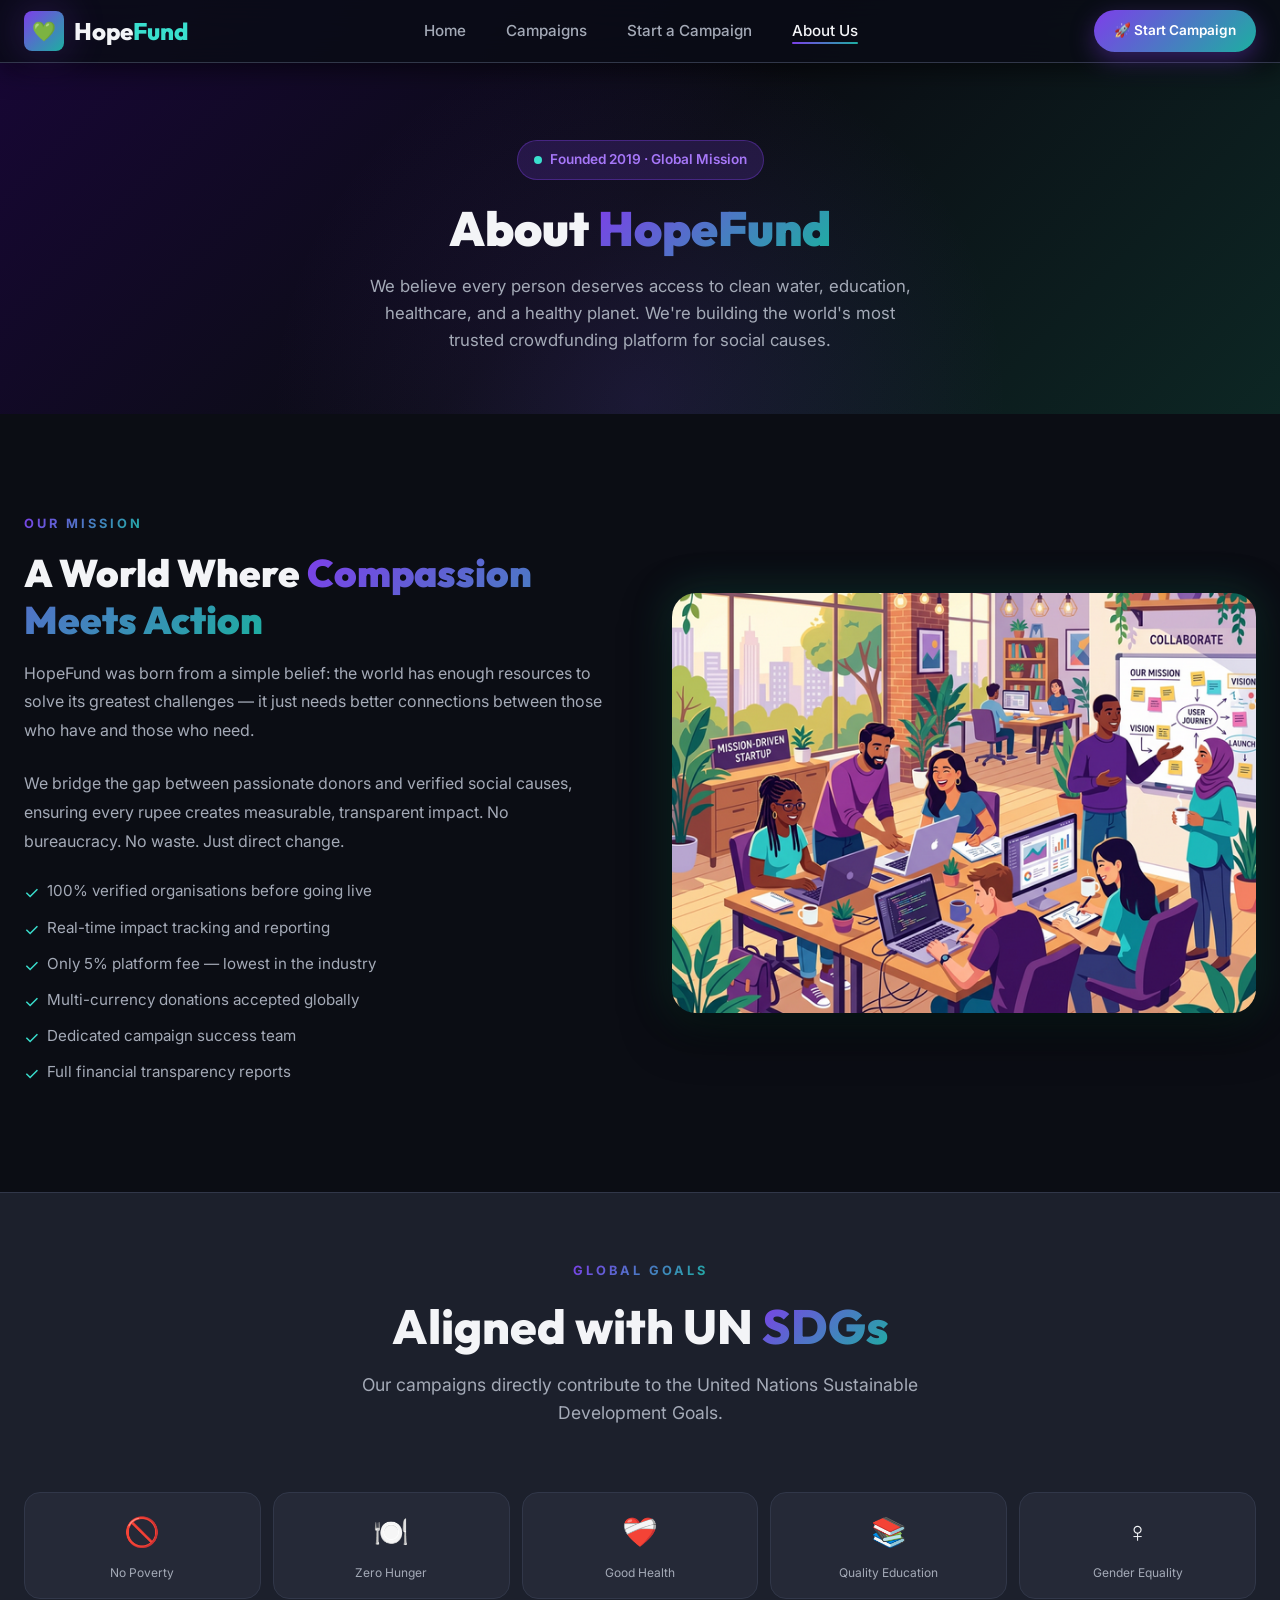
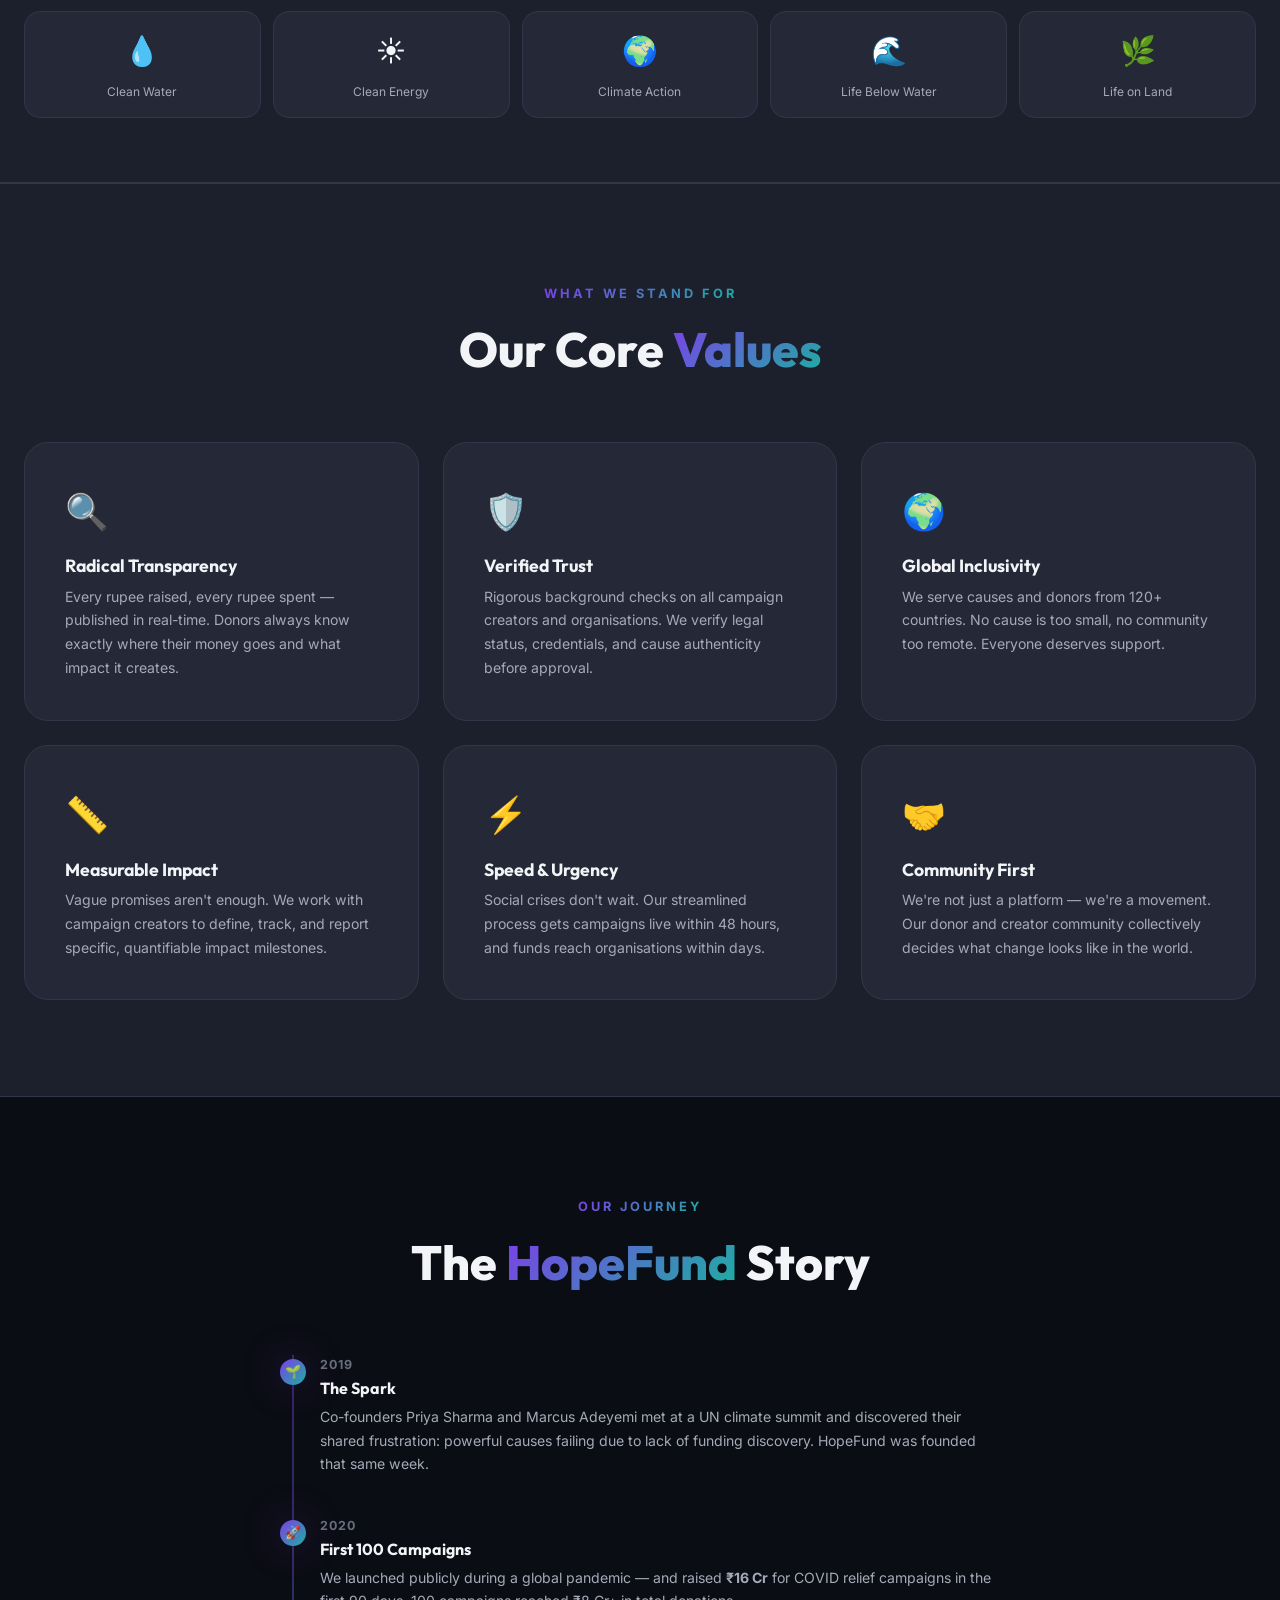
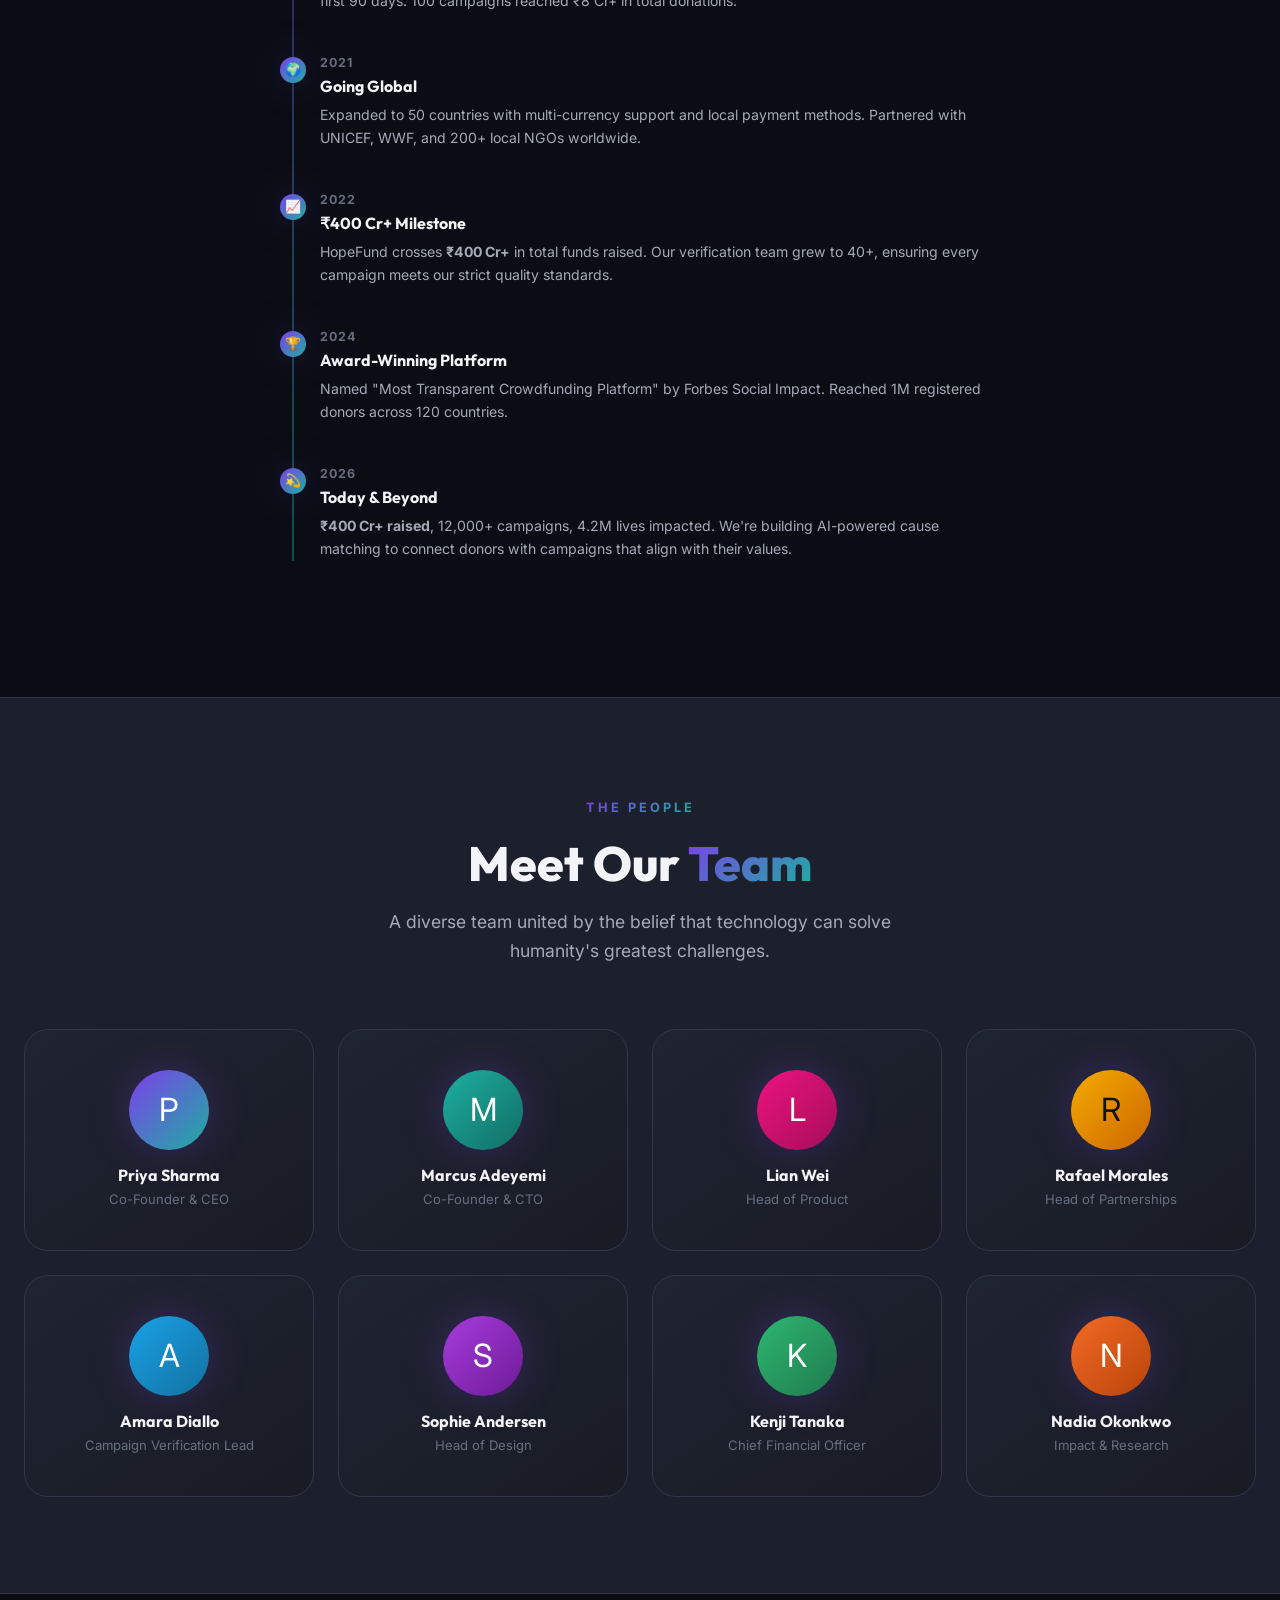
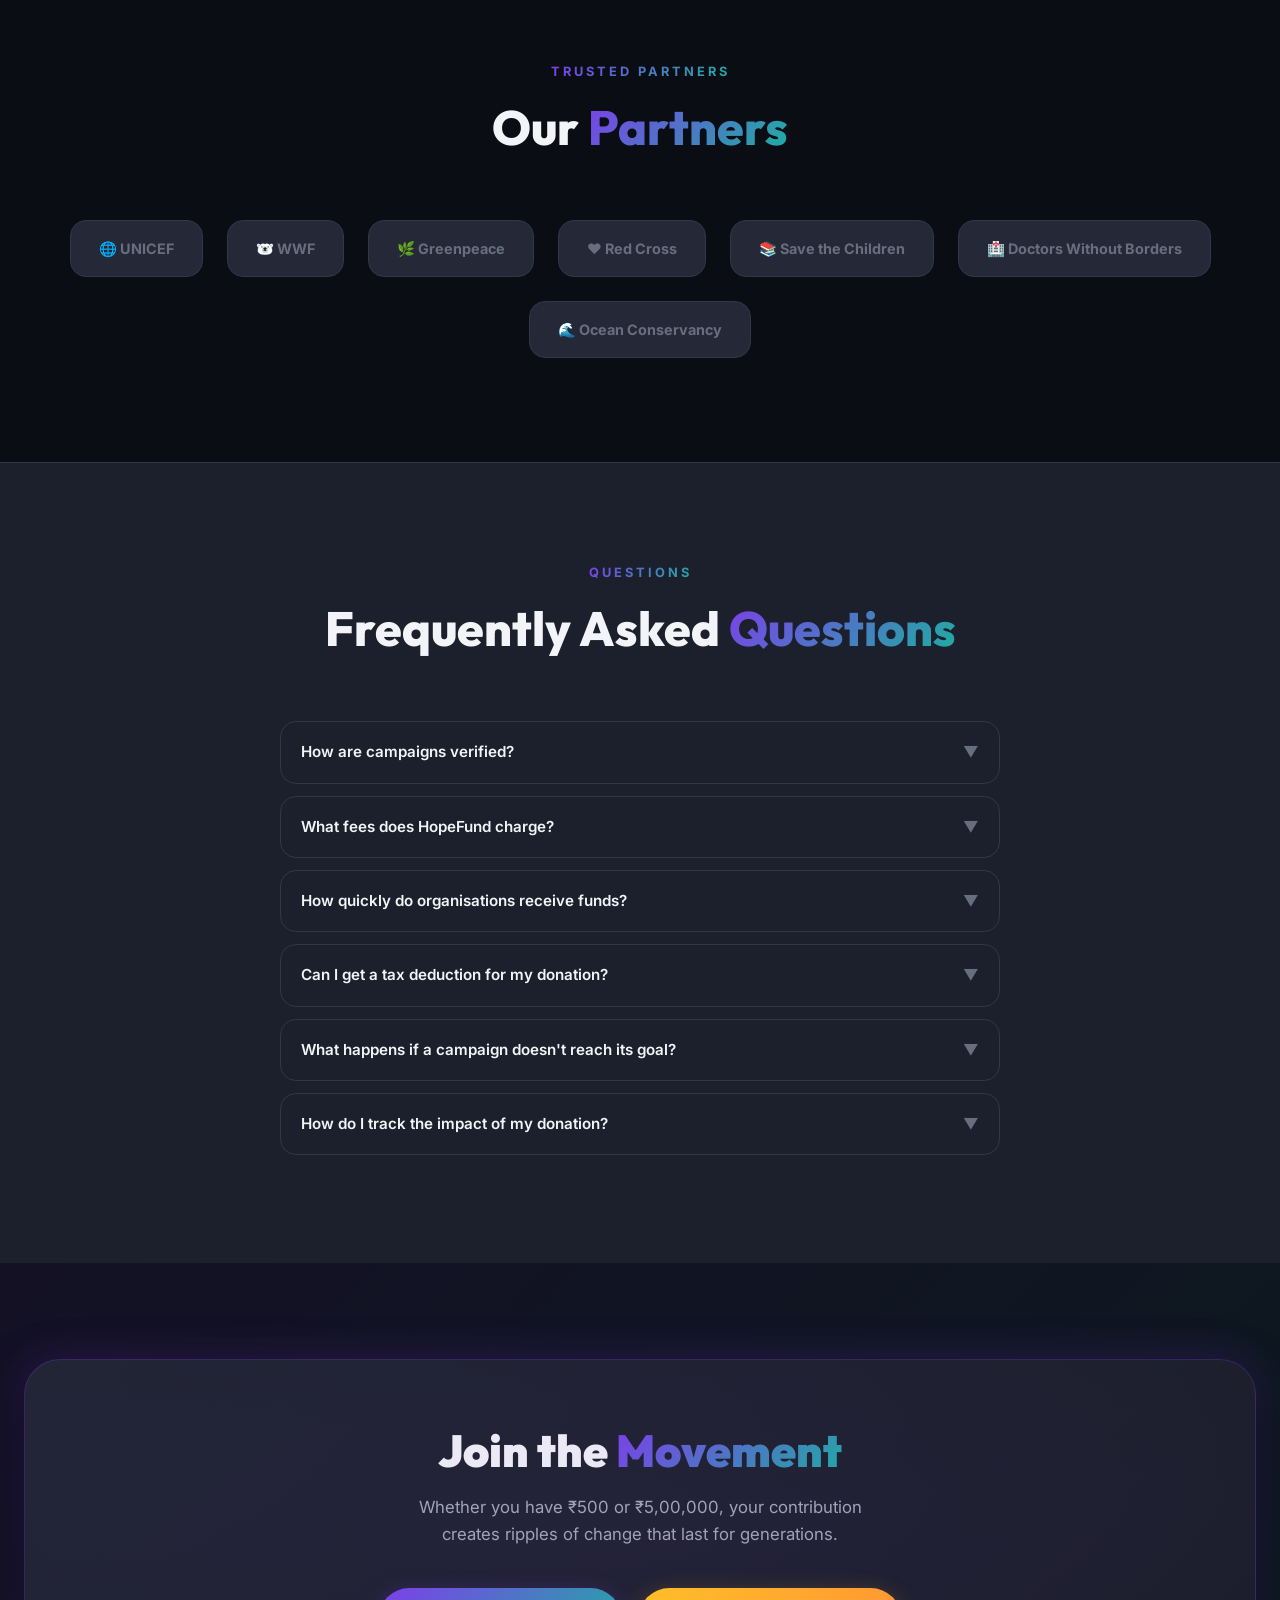
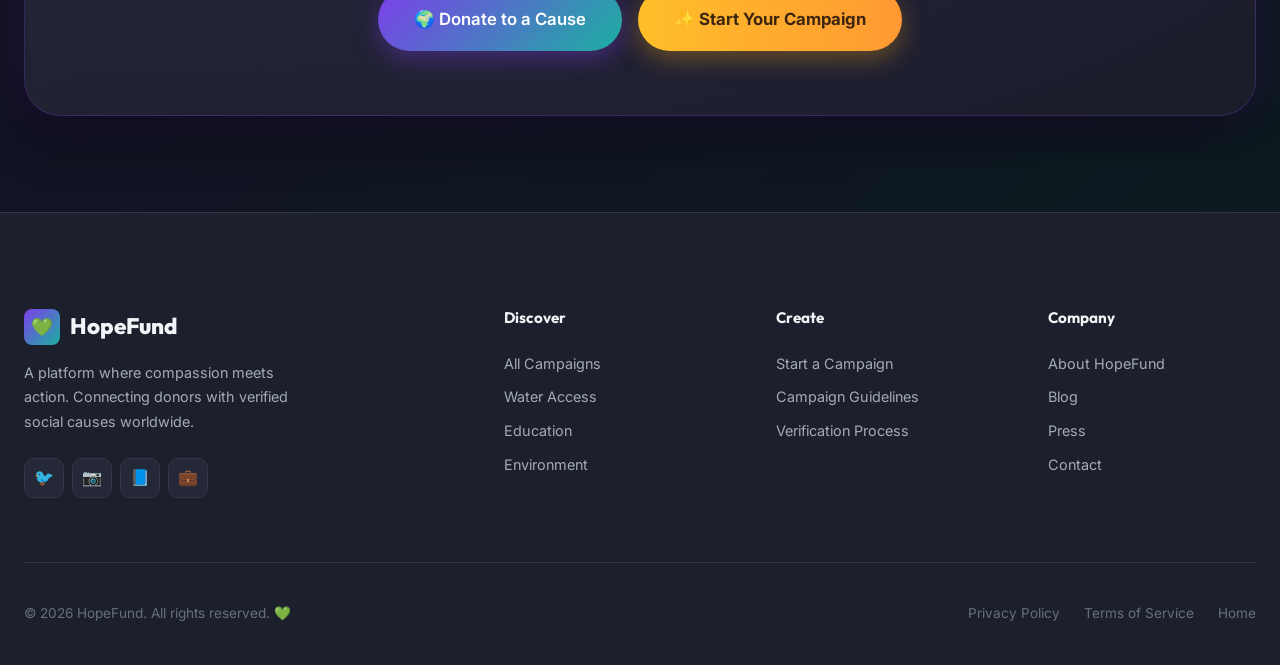
<file: pages/about.html>
<!DOCTYPE html>
<html lang="en">
<head>
  <meta charset="UTF-8" />
  <meta name="viewport" content="width=device-width, initial-scale=1.0" />
  <title>About Us — HopeFund | Our Mission & Team</title>
  <meta name="description" content="Learn about HopeFund's mission to connect compassionate donors with verified social causes worldwide. Meet our team and discover our story." />
  <link rel="stylesheet" href="../css/main.css" />
  <link rel="icon" href="data:image/svg+xml,<svg xmlns='http://www.w3.org/2000/svg' viewBox='0 0 100 100'><text y='.9em' font-size='90'>💚</text></svg>" />
  <style>
    .timeline { position: relative; padding-left: 40px; margin-top: 40px; }
    .timeline::before { content:''; position:absolute; left:12px; top:0; bottom:0; width:2px; background:var(--grad-primary); opacity:.4; }
    .timeline-item { position: relative; margin-bottom: 40px; }
    .timeline-dot { position:absolute; left:-40px; top:4px; width:26px; height:26px; border-radius:50%; background:var(--grad-primary); box-shadow:var(--shadow-glow); display:flex; align-items:center; justify-content:center; font-size:.8rem; }
    .timeline-year { font-size:.78rem; color:var(--text-muted); font-weight:700; letter-spacing:1px; text-transform:uppercase; margin-bottom:4px; }
    .timeline-item h3 { font-size:1rem; margin-bottom:6px; }
    .timeline-item p { font-size:.88rem; color:var(--text-secondary); line-height:1.7; }
    .sdg-grid { display:grid; grid-template-columns:repeat(5,1fr); gap:12px; margin-top:24px; }
    .sdg-item { background:var(--bg-card-2); border:1px solid var(--border); border-radius:var(--radius-md); padding:16px 12px; text-align:center; transition:var(--transition); }
    .sdg-item:hover { transform:translateY(-3px); border-color:rgba(120,60,220,.4); }
    .sdg-icon { font-size:1.8rem; margin-bottom:8px; }
    .sdg-item p { font-size:.75rem; color:var(--text-secondary); }
    .partners-strip { display:flex; gap:24px; flex-wrap:wrap; align-items:center; justify-content:center; padding:40px 0; }
    .partner-logo { background:var(--bg-card-2); border:1px solid var(--border); border-radius:var(--radius-md); padding:16px 28px; font-size:.9rem; font-weight:700; color:var(--text-muted); transition:var(--transition); }
    .partner-logo:hover { color:var(--primary-light); border-color:rgba(120,60,220,.4); }
    .faq-item { border:1px solid var(--border); border-radius:var(--radius-md); margin-bottom:12px; overflow:hidden; }
    .faq-question { padding:18px 20px; cursor:pointer; display:flex; justify-content:space-between; align-items:center; font-weight:600; font-size:.95rem; transition:var(--transition); }
    .faq-question:hover { background:rgba(120,60,220,.06); }
    .faq-answer { padding:0 20px; max-height:0; overflow:hidden; transition:max-height .4s ease, padding .3s ease; font-size:.9rem; color:var(--text-secondary); line-height:1.8; }
    .faq-item.open .faq-answer { max-height:300px; padding:0 20px 18px; }
    .faq-item.open .faq-arrow { transform:rotate(180deg); }
    .faq-arrow { transition:transform .3s ease; color:var(--text-muted); }
  </style>
</head>
<body>

  <!-- NAVBAR -->
  <nav class="navbar scrolled">
    <div class="container">
      <a href="../index.html" class="nav-logo">
        <div class="logo-icon">💚</div>
        <span class="logo-text">Hope<span>Fund</span></span>
      </a>
      <ul class="nav-links">
        <li><a href="../index.html">Home</a></li>
        <li><a href="campaigns.html">Campaigns</a></li>
        <li><a href="create.html">Start a Campaign</a></li>
        <li><a href="about.html" class="active">About Us</a></li>
      </ul>
      <div class="nav-actions">
        <a href="create.html" class="btn btn-primary btn-sm">🚀 Start Campaign</a>
      </div>
    </div>
  </nav>

  <main>
    <!-- PAGE HERO -->
    <section class="page-hero">
      <div class="container">
        <div class="hero-badge" style="margin:0 auto 20px;width:fit-content;">
          <span class="dot"></span>
          Founded 2019 · Global Mission
        </div>
        <h1>About <span class="gradient-text">HopeFund</span></h1>
        <p>We believe every person deserves access to clean water, education, healthcare, and a healthy planet. We're building the world's most trusted crowdfunding platform for social causes.</p>
      </div>
    </section>

    <!-- MISSION -->
    <section class="about-mission">
      <div class="container">
        <div class="about-text reveal">
          <span class="label" style="display:inline-block;font-size:.8rem;font-weight:700;letter-spacing:3px;text-transform:uppercase;background:var(--grad-primary);-webkit-background-clip:text;-webkit-text-fill-color:transparent;background-clip:text;margin-bottom:16px;">Our Mission</span>
          <h2>A World Where <span class="gradient-text">Compassion Meets Action</span></h2>
          <p>HopeFund was born from a simple belief: the world has enough resources to solve its greatest challenges — it just needs better connections between those who have and those who need.</p>
          <p>We bridge the gap between passionate donors and verified social causes, ensuring every rupee creates measurable, transparent impact. No bureaucracy. No waste. Just direct change.</p>
          <ul>
            <li><span class="check">✓</span> 100% verified organisations before going live</li>
            <li><span class="check">✓</span> Real-time impact tracking and reporting</li>
            <li><span class="check">✓</span> Only 5% platform fee — lowest in the industry</li>
            <li><span class="check">✓</span> Multi-currency donations accepted globally</li>
            <li><span class="check">✓</span> Dedicated campaign success team</li>
            <li><span class="check">✓</span> Full financial transparency reports</li>
          </ul>
        </div>
        <div class="about-img-wrap reveal">
          <img src="../assets/images/about_team.png" alt="HopeFund passionate team working together" />
        </div>
      </div>
    </section>

    <!-- UN SDG ALIGNMENT -->
    <section style="padding:var(--space-2xl) 0; background:var(--bg-card); border-top:1px solid var(--border); border-bottom:1px solid var(--border);">
      <div class="container">
        <div class="section-header reveal">
          <span class="label">Global Goals</span>
          <h2>Aligned with UN <span>SDGs</span></h2>
          <p>Our campaigns directly contribute to the United Nations Sustainable Development Goals.</p>
        </div>
        <div class="sdg-grid reveal">
          <div class="sdg-item"><div class="sdg-icon">🚫</div><p>No Poverty</p></div>
          <div class="sdg-item"><div class="sdg-icon">🍽️</div><p>Zero Hunger</p></div>
          <div class="sdg-item"><div class="sdg-icon">❤️‍🩹</div><p>Good Health</p></div>
          <div class="sdg-item"><div class="sdg-icon">📚</div><p>Quality Education</p></div>
          <div class="sdg-item"><div class="sdg-icon">♀️</div><p>Gender Equality</p></div>
          <div class="sdg-item"><div class="sdg-icon">💧</div><p>Clean Water</p></div>
          <div class="sdg-item"><div class="sdg-icon">☀️</div><p>Clean Energy</p></div>
          <div class="sdg-item"><div class="sdg-icon">🌍</div><p>Climate Action</p></div>
          <div class="sdg-item"><div class="sdg-icon">🌊</div><p>Life Below Water</p></div>
          <div class="sdg-item"><div class="sdg-icon">🌿</div><p>Life on Land</p></div>
        </div>
      </div>
    </section>

    <!-- VALUES -->
    <section class="values-section">
      <div class="container">
        <div class="section-header reveal">
          <span class="label">What We Stand For</span>
          <h2>Our Core <span>Values</span></h2>
        </div>
        <div class="values-grid">
          <div class="value-card reveal">
            <div class="value-icon">🔍</div>
            <h3>Radical Transparency</h3>
            <p>Every rupee raised, every rupee spent — published in real-time. Donors always know exactly where their money goes and what impact it creates.</p>
          </div>
          <div class="value-card reveal">
            <div class="value-icon">🛡️</div>
            <h3>Verified Trust</h3>
            <p>Rigorous background checks on all campaign creators and organisations. We verify legal status, credentials, and cause authenticity before approval.</p>
          </div>
          <div class="value-card reveal">
            <div class="value-icon">🌍</div>
            <h3>Global Inclusivity</h3>
            <p>We serve causes and donors from 120+ countries. No cause is too small, no community too remote. Everyone deserves support.</p>
          </div>
          <div class="value-card reveal">
            <div class="value-icon">📏</div>
            <h3>Measurable Impact</h3>
            <p>Vague promises aren't enough. We work with campaign creators to define, track, and report specific, quantifiable impact milestones.</p>
          </div>
          <div class="value-card reveal">
            <div class="value-icon">⚡</div>
            <h3>Speed & Urgency</h3>
            <p>Social crises don't wait. Our streamlined process gets campaigns live within 48 hours, and funds reach organisations within days.</p>
          </div>
          <div class="value-card reveal">
            <div class="value-icon">🤝</div>
            <h3>Community First</h3>
            <p>We're not just a platform — we're a movement. Our donor and creator community collectively decides what change looks like in the world.</p>
          </div>
        </div>
      </div>
    </section>

    <!-- OUR STORY TIMELINE -->
    <section style="padding:var(--space-3xl) 0;">
      <div class="container">
        <div style="max-width:720px;margin:0 auto;">
          <div class="section-header reveal">
            <span class="label">Our Journey</span>
            <h2>The <span>HopeFund</span> Story</h2>
          </div>
          <div class="timeline reveal">
            <div class="timeline-item">
              <div class="timeline-dot">🌱</div>
              <div class="timeline-year">2019</div>
              <h3>The Spark</h3>
              <p>Co-founders Priya Sharma and Marcus Adeyemi met at a UN climate summit and discovered their shared frustration: powerful causes failing due to lack of funding discovery. HopeFund was founded that same week.</p>
            </div>
            <div class="timeline-item">
              <div class="timeline-dot">🚀</div>
              <div class="timeline-year">2020</div>
              <h3>First 100 Campaigns</h3>
              <p>We launched publicly during a global pandemic — and raised <strong>₹16 Cr</strong> for COVID relief campaigns in the first 90 days. 100 campaigns reached ₹8 Cr+ in total donations.</p>
            </div>
            <div class="timeline-item">
              <div class="timeline-dot">🌍</div>
              <div class="timeline-year">2021</div>
              <h3>Going Global</h3>
              <p>Expanded to 50 countries with multi-currency support and local payment methods. Partnered with UNICEF, WWF, and 200+ local NGOs worldwide.</p>
            </div>
            <div class="timeline-item">
              <div class="timeline-dot">📈</div>
              <div class="timeline-year">2022</div>
              <h3>₹400 Cr+ Milestone</h3>
              <p>HopeFund crosses <strong>₹400 Cr+</strong> in total funds raised. Our verification team grew to 40+, ensuring every campaign meets our strict quality standards.</p>
            </div>
            <div class="timeline-item">
              <div class="timeline-dot">🏆</div>
              <div class="timeline-year">2024</div>
              <h3>Award-Winning Platform</h3>
              <p>Named "Most Transparent Crowdfunding Platform" by Forbes Social Impact. Reached 1M registered donors across 120 countries.</p>
            </div>
            <div class="timeline-item">
              <div class="timeline-dot">💫</div>
              <div class="timeline-year">2026</div>
              <h3>Today & Beyond</h3>
              <p><strong>₹400 Cr+ raised</strong>, 12,000+ campaigns, 4.2M lives impacted. We're building AI-powered cause matching to connect donors with campaigns that align with their values.</p>
            </div>
          </div>
        </div>
      </div>
    </section>

    <!-- TEAM -->
    <section class="team-section" style="background:var(--bg-card);border-top:1px solid var(--border);border-bottom:1px solid var(--border);padding:var(--space-3xl) 0;">
      <div class="container">
        <div class="section-header reveal">
          <span class="label">The People</span>
          <h2>Meet Our <span>Team</span></h2>
          <p>A diverse team united by the belief that technology can solve humanity's greatest challenges.</p>
        </div>
        <div class="team-grid">
          <div class="team-card reveal">
            <div class="team-avatar">P</div>
            <h3>Priya Sharma</h3>
            <div class="role">Co-Founder & CEO</div>
          </div>
          <div class="team-card reveal">
            <div class="team-avatar" style="background:linear-gradient(135deg,hsl(174,72%,40%),hsl(174,72%,25%));">M</div>
            <h3>Marcus Adeyemi</h3>
            <div class="role">Co-Founder & CTO</div>
          </div>
          <div class="team-card reveal">
            <div class="team-avatar" style="background:linear-gradient(135deg,hsl(330,85%,50%),hsl(330,85%,35%));">L</div>
            <h3>Lian Wei</h3>
            <div class="role">Head of Product</div>
          </div>
          <div class="team-card reveal">
            <div class="team-avatar" style="background:linear-gradient(135deg,hsl(42,100%,48%),hsl(30,100%,40%));color:#111;">R</div>
            <h3>Rafael Morales</h3>
            <div class="role">Head of Partnerships</div>
          </div>
          <div class="team-card reveal">
            <div class="team-avatar" style="background:linear-gradient(135deg,hsl(200,80%,50%),hsl(200,80%,35%));">A</div>
            <h3>Amara Diallo</h3>
            <div class="role">Campaign Verification Lead</div>
          </div>
          <div class="team-card reveal">
            <div class="team-avatar" style="background:linear-gradient(135deg,hsl(280,70%,55%),hsl(280,70%,35%));">S</div>
            <h3>Sophie Andersen</h3>
            <div class="role">Head of Design</div>
          </div>
          <div class="team-card reveal">
            <div class="team-avatar" style="background:linear-gradient(135deg,hsl(150,60%,45%),hsl(150,60%,30%));">K</div>
            <h3>Kenji Tanaka</h3>
            <div class="role">Chief Financial Officer</div>
          </div>
          <div class="team-card reveal">
            <div class="team-avatar" style="background:linear-gradient(135deg,hsl(20,90%,55%),hsl(20,90%,38%));">N</div>
            <h3>Nadia Okonkwo</h3>
            <div class="role">Impact & Research</div>
          </div>
        </div>
      </div>
    </section>

    <!-- PARTNERS -->
    <section style="padding:var(--space-2xl) 0;">
      <div class="container">
        <div class="section-header reveal" style="margin-bottom:24px;">
          <span class="label">Trusted Partners</span>
          <h2>Our <span>Partners</span></h2>
        </div>
        <div class="partners-strip reveal">
          <div class="partner-logo">🌐 UNICEF</div>
          <div class="partner-logo">🐻‍❄️ WWF</div>
          <div class="partner-logo">🌿 Greenpeace</div>
          <div class="partner-logo">❤️ Red Cross</div>
          <div class="partner-logo">📚 Save the Children</div>
          <div class="partner-logo">🏥 Doctors Without Borders</div>
          <div class="partner-logo">🌊 Ocean Conservancy</div>
        </div>
      </div>
    </section>

    <!-- FAQ -->
    <section style="padding:var(--space-3xl) 0;background:var(--bg-card);border-top:1px solid var(--border);">
      <div class="container">
        <div style="max-width:720px;margin:0 auto;">
          <div class="section-header reveal">
            <span class="label">Questions</span>
            <h2>Frequently Asked <span>Questions</span></h2>
          </div>
          <div id="faqContainer" class="reveal">
            <div class="faq-item">
              <div class="faq-question" onclick="toggleFaq(this)">How are campaigns verified? <span class="faq-arrow">▼</span></div>
              <div class="faq-answer">All campaigns go through a multi-step verification: identity check, organisation registration documents, cause validation, and reference checks. Our team contacts the submitter directly and typically completes verification within 48 hours.</div>
            </div>
            <div class="faq-item">
              <div class="faq-question" onclick="toggleFaq(this)">What fees does HopeFund charge? <span class="faq-arrow">▼</span></div>
              <div class="faq-answer">HopeFund charges a 5% platform fee — the lowest in the industry. Payment processing fees (typically 2.9% + ₹25) are passed through at cost. We're transparent about every deduction and show donors exactly what reaches the cause.</div>
            </div>
            <div class="faq-item">
              <div class="faq-question" onclick="toggleFaq(this)">How quickly do organisations receive funds? <span class="faq-arrow">▼</span></div>
              <div class="faq-answer">Verified organisations receive funds within 3–5 business days for domestic transfers, or 5–10 business days for international transfers. For urgent disaster relief campaigns, we offer expedited 24-hour disbursement.</div>
            </div>
            <div class="faq-item">
              <div class="faq-question" onclick="toggleFaq(this)">Can I get a tax deduction for my donation? <span class="faq-arrow">▼</span></div>
              <div class="faq-answer">Donations to registered non-profit organisations on our platform are typically tax-deductible in the donor's home country. We provide donation receipts automatically, and each campaign page indicates the charity registration status of the recipient.</div>
            </div>
            <div class="faq-item">
              <div class="faq-question" onclick="toggleFaq(this)">What happens if a campaign doesn't reach its goal? <span class="faq-arrow">▼</span></div>
              <div class="faq-answer">HopeFund uses a flexible funding model by default — organisations receive whatever has been raised (excellent for urgent causes). Campaign creators can optionally choose an all-or-nothing model where donors are refunded if the goal isn’t met.</div>
            </div>
            <div class="faq-item">
              <div class="faq-question" onclick="toggleFaq(this)">How do I track the impact of my donation? <span class="faq-arrow">▼</span></div>
              <div class="faq-answer">Every donor receives a personal impact dashboard. Campaign creators are required to post milestone updates at 25%, 50%, 75%, and 100% of their goal, plus final impact reports with photos, videos, and verified results.</div>
            </div>
          </div>
        </div>
      </div>
    </section>

    <!-- CTA -->
    <section class="cta-section">
      <div class="container">
        <div class="cta-box reveal">
          <h2>Join the <span class="gradient-text">Movement</span></h2>
          <p>Whether you have ₹500 or ₹5,00,000, your contribution creates ripples of change that last for generations.</p>
          <div class="cta-actions">
            <a href="campaigns.html" class="btn btn-primary btn-lg">🌍 Donate to a Cause</a>
            <a href="create.html" class="btn btn-gold btn-lg">✨ Start Your Campaign</a>
          </div>
        </div>
      </div>
    </section>
  </main>

  <!-- FOOTER -->
  <footer class="footer">
    <div class="container">
      <div class="footer-grid">
        <div class="footer-brand">
          <div class="footer-logo">
            <div class="logo-icon">💚</div>
            HopeFund
          </div>
          <p>A platform where compassion meets action. Connecting donors with verified social causes worldwide.</p>
          <div class="footer-socials">
            <a href="#" class="social-link">🐦</a>
            <a href="#" class="social-link">📷</a>
            <a href="#" class="social-link">📘</a>
            <a href="#" class="social-link">💼</a>
          </div>
        </div>
        <div class="footer-col">
          <h4>Discover</h4>
          <ul>
            <li><a href="campaigns.html">All Campaigns</a></li>
            <li><a href="campaigns.html">Water Access</a></li>
            <li><a href="campaigns.html">Education</a></li>
            <li><a href="campaigns.html">Environment</a></li>
          </ul>
        </div>
        <div class="footer-col">
          <h4>Create</h4>
          <ul>
            <li><a href="create.html">Start a Campaign</a></li>
            <li><a href="#">Campaign Guidelines</a></li>
            <li><a href="#">Verification Process</a></li>
          </ul>
        </div>
        <div class="footer-col">
          <h4>Company</h4>
          <ul>
            <li><a href="about.html">About HopeFund</a></li>
            <li><a href="#">Blog</a></li>
            <li><a href="#">Press</a></li>
            <li><a href="#">Contact</a></li>
          </ul>
        </div>
      </div>
      <div class="footer-bottom">
        <p>© 2026 HopeFund. All rights reserved. 💚</p>
        <div class="footer-bottom-links">
          <a href="#">Privacy Policy</a>
          <a href="#">Terms of Service</a>
          <a href="../index.html">Home</a>
        </div>
      </div>
    </div>
  </footer>

  <button id="scrollTopBtn" onclick="window.scrollTo({top:0,behavior:'smooth'})">↑</button>

  <script>
    /* ── Scroll reveal ─────────────────────────────────────── */
    window.addEventListener('scroll', () => {
      document.getElementById('scrollTopBtn').classList.toggle('visible', window.scrollY > 200);
    }, { passive: true });

    const rObs = new IntersectionObserver(entries => {
      entries.forEach((e, i) => {
        if (e.isIntersecting) {
          setTimeout(() => e.target.classList.add('revealed'), i * 80);
          rObs.unobserve(e.target);
        }
      });
    }, { threshold: 0.1 });
    document.querySelectorAll('.reveal').forEach(el => rObs.observe(el));

    /* ── FAQ Accordion ─────────────────────────────────────── */
    function toggleFaq(questionEl) {
      const item = questionEl.parentElement;
      const wasOpen = item.classList.contains('open');
      document.querySelectorAll('.faq-item').forEach(i => i.classList.remove('open'));
      if (!wasOpen) item.classList.add('open');
    }
  </script>
</body>
</html>
</file>
<file: css/main.css>
/* ============================================================
   HOPEFUND — CROWDFUNDING FOR SOCIAL CAUSES
   Main CSS Design System
   ============================================================ */

@import url('https://fonts.googleapis.com/css2?family=Inter:wght@300;400;500;600;700;800;900&family=Outfit:wght@400;600;700;800;900&display=swap');

/* ── CSS Custom Properties ─────────────────────────────────── */
:root {
  /* Brand Colors */
  --primary: hsl(262, 80%, 58%);
  --primary-light: hsl(262, 90%, 72%);
  --primary-dark: hsl(262, 75%, 44%);
  --secondary: hsl(174, 72%, 40%);
  --secondary-light: hsl(174, 72%, 55%);
  --accent: hsl(330, 85%, 60%);
  --gold: hsl(42, 100%, 58%);

  /* Neutrals */
  --bg-deep: hsl(225, 30%, 6%);
  --bg-dark: hsl(225, 25%, 10%);
  --bg-card: hsl(225, 22%, 14%);
  --bg-card-2: hsl(225, 20%, 18%);
  --border: hsl(225, 20%, 24%);
  --text-primary: hsl(220, 20%, 96%);
  --text-secondary: hsl(220, 12%, 68%);
  --text-muted: hsl(220, 10%, 45%);

  /* Gradients */
  --grad-primary: linear-gradient(135deg, hsl(262, 80%, 58%), hsl(174, 72%, 40%));
  --grad-hero: linear-gradient(135deg, hsl(262, 80%, 12%) 0%, hsl(225, 30%, 6%) 50%, hsl(174, 50%, 10%) 100%);
  --grad-card: linear-gradient(145deg, hsl(225, 22%, 16%), hsl(225, 20%, 12%));
  --grad-gold: linear-gradient(90deg, hsl(42, 100%, 58%), hsl(30, 100%, 60%));

  /* Shadows */
  --shadow-sm: 0 2px 8px rgba(0, 0, 0, .4);
  --shadow-md: 0 8px 24px rgba(0, 0, 0, .5);
  --shadow-lg: 0 16px 48px rgba(0, 0, 0, .6);
  --shadow-glow: 0 0 40px rgba(120, 60, 220, .3);
  --shadow-teal: 0 0 40px rgba(30, 180, 140, .25);

  /* Spacing */
  --space-xs: 4px;
  --space-sm: 8px;
  --space-md: 16px;
  --space-lg: 24px;
  --space-xl: 40px;
  --space-2xl: 64px;
  --space-3xl: 96px;

  /* Border Radius */
  --radius-sm: 8px;
  --radius-md: 16px;
  --radius-lg: 24px;
  --radius-xl: 36px;
  --radius-full: 9999px;

  /* Transitions */
  --ease: cubic-bezier(0.4, 0, 0.2, 1);
  --ease-spring: cubic-bezier(0.34, 1.56, 0.64, 1);
  --transition: 0.3s var(--ease);
}

/* ── Reset & Base ──────────────────────────────────────────── */
*,
*::before,
*::after {
  box-sizing: border-box;
  margin: 0;
  padding: 0;
}

html {
  scroll-behavior: smooth;
  font-size: 16px;
}

body {
  font-family: 'Inter', sans-serif;
  background: var(--bg-deep);
  color: var(--text-primary);
  line-height: 1.6;
  overflow-x: hidden;
  min-height: 100vh;
}

h1,
h2,
h3,
h4,
h5,
h6 {
  font-family: 'Outfit', sans-serif;
  font-weight: 700;
  line-height: 1.2;
}

a {
  text-decoration: none;
  color: inherit;
}

img {
  max-width: 100%;
  display: block;
}

ul {
  list-style: none;
}

button {
  cursor: pointer;
  border: none;
  background: none;
  font-family: inherit;
}

input,
textarea,
select {
  font-family: inherit;
}

/* ── Utilities ─────────────────────────────────────────────── */
.container {
  max-width: 1280px;
  margin: 0 auto;
  padding: 0 var(--space-lg);
}

.section-header {
  text-align: center;
  margin-bottom: var(--space-2xl);
}

.section-header .label {
  display: inline-block;
  font-size: .8rem;
  font-weight: 700;
  letter-spacing: 3px;
  text-transform: uppercase;
  background: var(--grad-primary);
  -webkit-background-clip: text;
  -webkit-text-fill-color: transparent;
  background-clip: text;
  margin-bottom: var(--space-md);
}

.section-header h2 {
  font-size: clamp(2rem, 4vw, 3rem);
  font-weight: 800;
  margin-bottom: var(--space-md);
}

.section-header h2 span {
  background: var(--grad-primary);
  -webkit-background-clip: text;
  -webkit-text-fill-color: transparent;
  background-clip: text;
}

.section-header p {
  color: var(--text-secondary);
  font-size: 1.1rem;
  max-width: 560px;
  margin: 0 auto;
}

.gradient-text {
  background: var(--grad-primary);
  -webkit-background-clip: text;
  -webkit-text-fill-color: transparent;
  background-clip: text;
}

.glass {
  background: rgba(255, 255, 255, .05);
  backdrop-filter: blur(20px);
  -webkit-backdrop-filter: blur(20px);
  border: 1px solid rgba(255, 255, 255, .08);
}

/* ── Buttons ───────────────────────────────────────────────── */
.btn {
  display: inline-flex;
  align-items: center;
  gap: var(--space-sm);
  padding: 14px 28px;
  border-radius: var(--radius-full);
  font-size: .95rem;
  font-weight: 600;
  transition: var(--transition);
  position: relative;
  overflow: hidden;
  white-space: nowrap;
}

.btn::before {
  content: '';
  position: absolute;
  inset: 0;
  background: rgba(255, 255, 255, .1);
  opacity: 0;
  transition: var(--transition);
}

.btn:hover::before {
  opacity: 1;
}

.btn:hover {
  transform: translateY(-2px);
}

.btn:active {
  transform: translateY(0);
}

.btn-primary {
  background: var(--grad-primary);
  color: #fff;
  box-shadow: 0 8px 24px rgba(120, 60, 220, .4);
}

.btn-primary:hover {
  box-shadow: 0 12px 32px rgba(120, 60, 220, .6);
}

.btn-secondary {
  background: transparent;
  color: var(--text-primary);
  border: 2px solid var(--border);
}

.btn-secondary:hover {
  border-color: var(--primary-light);
  color: var(--primary-light);
}

.btn-outline-primary {
  background: transparent;
  color: var(--primary-light);
  border: 2px solid var(--primary-light);
}

.btn-outline-primary:hover {
  background: var(--primary);
  color: #fff;
  border-color: var(--primary);
}

.btn-gold {
  background: var(--grad-gold);
  color: hsl(30, 60%, 15%);
  box-shadow: 0 8px 24px rgba(240, 160, 20, .35);
  font-weight: 700;
}

.btn-gold:hover {
  box-shadow: 0 12px 32px rgba(240, 160, 20, .55);
}

.btn-sm {
  padding: 10px 20px;
  font-size: .85rem;
}

.btn-lg {
  padding: 18px 36px;
  font-size: 1.05rem;
}

/* ── Navbar ────────────────────────────────────────────────── */
.navbar {
  position: fixed;
  top: 0;
  left: 0;
  right: 0;
  z-index: 1000;
  padding: 16px 0;
  transition: all .4s var(--ease);
}

.navbar.scrolled {
  background: rgba(10, 12, 22, .85);
  backdrop-filter: blur(24px);
  -webkit-backdrop-filter: blur(24px);
  border-bottom: 1px solid var(--border);
  padding: 10px 0;
  box-shadow: var(--shadow-md);
}

.navbar .container {
  display: flex;
  align-items: center;
  justify-content: space-between;
}

.nav-logo {
  display: flex;
  align-items: center;
  gap: 10px;
  font-family: 'Outfit', sans-serif;
  font-size: 1.5rem;
  font-weight: 800;
}

.nav-logo .logo-icon {
  width: 40px;
  height: 40px;
  background: var(--grad-primary);
  border-radius: var(--radius-sm);
  display: flex;
  align-items: center;
  justify-content: center;
  font-size: 1.2rem;
  box-shadow: var(--shadow-glow);
}

.nav-logo .logo-text span {
  color: var(--secondary-light);
}

.nav-links {
  display: flex;
  align-items: center;
  gap: var(--space-xl);
}

.nav-links a {
  color: var(--text-secondary);
  font-size: .95rem;
  font-weight: 500;
  transition: var(--transition);
  position: relative;
}

.nav-links a::after {
  content: '';
  position: absolute;
  left: 0;
  bottom: -4px;
  width: 0;
  height: 2px;
  background: var(--grad-primary);
  border-radius: 2px;
  transition: width .3s var(--ease);
}

.nav-links a:hover {
  color: var(--text-primary);
}

.nav-links a:hover::after,
.nav-links a.active::after {
  width: 100%;
}

.nav-links a.active {
  color: var(--text-primary);
}

.nav-actions {
  display: flex;
  align-items: center;
  gap: var(--space-md);
}

.nav-menu-toggle {
  display: none;
  flex-direction: column;
  gap: 5px;
  width: 30px;
  cursor: pointer;
  padding: 4px;
}

.nav-menu-toggle span {
  display: block;
  height: 2px;
  background: var(--text-primary);
  border-radius: 2px;
  transition: var(--transition);
}

/* ── Hero Section ──────────────────────────────────────────── */
.hero {
  min-height: 100vh;
  background: var(--grad-hero);
  position: relative;
  display: flex;
  align-items: center;
  padding: 120px 0 80px;
  overflow: hidden;
}

.hero::before {
  content: '';
  position: absolute;
  top: -20%;
  right: -10%;
  width: 700px;
  height: 700px;
  background: radial-gradient(circle, rgba(120, 60, 220, .18) 0%, transparent 70%);
  pointer-events: none;
}

.hero::after {
  content: '';
  position: absolute;
  bottom: -10%;
  left: -10%;
  width: 600px;
  height: 600px;
  background: radial-gradient(circle, rgba(30, 180, 140, .15) 0%, transparent 70%);
  pointer-events: none;
}

.hero .container {
  display: grid;
  grid-template-columns: 1fr 1fr;
  gap: var(--space-2xl);
  align-items: center;
  position: relative;
  z-index: 1;
}

.hero-badge {
  display: inline-flex;
  align-items: center;
  gap: var(--space-sm);
  padding: 8px 16px;
  background: rgba(120, 60, 220, .2);
  border: 1px solid rgba(120, 60, 220, .4);
  border-radius: var(--radius-full);
  font-size: .85rem;
  font-weight: 600;
  color: var(--primary-light);
  margin-bottom: var(--space-lg);
  animation: fadeInDown .6s var(--ease) both;
}

.hero-badge .dot {
  width: 8px;
  height: 8px;
  border-radius: 50%;
  background: var(--secondary-light);
  animation: pulse 2s infinite;
}

@keyframes pulse {

  0%,
  100% {
    transform: scale(1);
    opacity: 1;
  }

  50% {
    transform: scale(1.3);
    opacity: .7;
  }
}

.hero-title {
  font-size: clamp(2.8rem, 5vw, 4.2rem);
  font-weight: 900;
  line-height: 1.1;
  margin-bottom: var(--space-lg);
  animation: fadeInUp .7s var(--ease) .1s both;
}

.hero-title span {
  display: block;
  background: var(--grad-primary);
  -webkit-background-clip: text;
  -webkit-text-fill-color: transparent;
  background-clip: text;
}

.hero-description {
  font-size: 1.15rem;
  color: var(--text-secondary);
  margin-bottom: var(--space-xl);
  max-width: 520px;
  animation: fadeInUp .7s var(--ease) .2s both;
}

.hero-actions {
  display: flex;
  gap: var(--space-md);
  flex-wrap: wrap;
  animation: fadeInUp .7s var(--ease) .3s both;
}

.hero-stats {
  display: flex;
  gap: var(--space-xl);
  margin-top: var(--space-2xl);
  animation: fadeInUp .7s var(--ease) .4s both;
}

.stat-item {
  text-align: left;
}

.stat-item .stat-number {
  font-family: 'Outfit', sans-serif;
  font-size: 2rem;
  font-weight: 800;
  background: var(--grad-primary);
  -webkit-background-clip: text;
  -webkit-text-fill-color: transparent;
  background-clip: text;
}

.stat-item .stat-label {
  font-size: .85rem;
  color: var(--text-muted);
  margin-top: 2px;
}

.hero-visual {
  position: relative;
  animation: fadeInRight .8s var(--ease) .2s both;
}

.hero-img-wrap {
  position: relative;
  border-radius: var(--radius-lg);
  overflow: hidden;
  box-shadow: var(--shadow-lg), var(--shadow-glow);
}

.hero-img-wrap img {
  width: 100%;
  height: 480px;
  object-fit: cover;
  border-radius: var(--radius-lg);
}

.hero-float-card {
  position: absolute;
  padding: 14px 18px;
  border-radius: var(--radius-md);
  background: rgba(14, 18, 35, .85);
  backdrop-filter: blur(20px);
  border: 1px solid rgba(255, 255, 255, .12);
  box-shadow: var(--shadow-md);
}

.hfc-raised {
  bottom: 24px;
  left: -24px;
}

.hfc-donors {
  top: 24px;
  right: -24px;
}

.hero-float-card .hfc-icon {
  width: 36px;
  height: 36px;
  border-radius: 8px;
  background: var(--grad-primary);
  display: flex;
  align-items: center;
  justify-content: center;
  font-size: 1.1rem;
  margin-bottom: var(--space-sm);
}

.hero-float-card .hfc-value {
  font-family: 'Outfit', sans-serif;
  font-size: 1.4rem;
  font-weight: 800;
  color: var(--text-primary);
}

.hero-float-card .hfc-label {
  font-size: .78rem;
  color: var(--text-muted);
}

/* ── Floating animation ────────────────────────────────────── */
.float-anim {
  animation: floatY 4s ease-in-out infinite;
}

.float-anim-2 {
  animation: floatY 5s ease-in-out 1s infinite;
}

@keyframes floatY {

  0%,
  100% {
    transform: translateY(0);
  }

  50% {
    transform: translateY(-12px);
  }
}

/* ── Impact Counter Strip ──────────────────────────────────── */
.impact-strip {
  background: var(--bg-card);
  border-top: 1px solid var(--border);
  border-bottom: 1px solid var(--border);
  padding: 40px 0;
}

.impact-strip .container {
  display: grid;
  grid-template-columns: repeat(4, 1fr);
  gap: var(--space-lg);
  text-align: center;
}

.impact-item .impact-icon {
  width: 56px;
  height: 56px;
  border-radius: var(--radius-md);
  background: var(--grad-primary);
  display: flex;
  align-items: center;
  justify-content: center;
  font-size: 1.6rem;
  margin: 0 auto var(--space-md);
  box-shadow: var(--shadow-glow);
}

.impact-item .impact-number {
  font-family: 'Outfit', sans-serif;
  font-size: 2.4rem;
  font-weight: 900;
  background: var(--grad-primary);
  -webkit-background-clip: text;
  -webkit-text-fill-color: transparent;
  background-clip: text;
}

.impact-item .impact-label {
  font-size: .9rem;
  color: var(--text-secondary);
  margin-top: 4px;
}

/* ── Campaigns Section ─────────────────────────────────────── */
.campaigns-section {
  padding: var(--space-3xl) 0;
}

.campaigns-filter {
  display: flex;
  gap: var(--space-sm);
  flex-wrap: wrap;
  justify-content: center;
  margin-bottom: var(--space-2xl);
}

.filter-btn {
  padding: 10px 22px;
  border-radius: var(--radius-full);
  font-size: .88rem;
  font-weight: 600;
  color: var(--text-secondary);
  border: 1.5px solid var(--border);
  background: transparent;
  transition: var(--transition);
}

.filter-btn:hover {
  border-color: var(--primary);
  color: var(--primary-light);
}

.filter-btn.active {
  background: var(--grad-primary);
  border-color: transparent;
  color: #fff;
  box-shadow: 0 4px 16px rgba(120, 60, 220, .4);
}

.campaigns-grid {
  display: grid;
  grid-template-columns: repeat(auto-fill, minmax(340px, 1fr));
  gap: var(--space-lg);
}

/* ── Campaign Card ─────────────────────────────────────────── */
.campaign-card {
  background: var(--grad-card);
  border: 1px solid var(--border);
  border-radius: var(--radius-lg);
  overflow: hidden;
  transition: transform .35s var(--ease), box-shadow .35s var(--ease), border-color .35s var(--ease);
  position: relative;
  cursor: pointer;
}

.campaign-card:hover {
  transform: translateY(-8px);
  box-shadow: var(--shadow-lg), 0 0 40px rgba(120, 60, 220, .2);
  border-color: rgba(120, 60, 220, .4);
}

.card-img {
  position: relative;
  height: 220px;
  overflow: hidden;
}

.card-img img {
  width: 100%;
  height: 100%;
  object-fit: cover;
  transition: transform .5s var(--ease);
}

.campaign-card:hover .card-img img {
  transform: scale(1.08);
}

.card-category {
  position: absolute;
  top: 12px;
  left: 12px;
  padding: 5px 14px;
  border-radius: var(--radius-full);
  font-size: .75rem;
  font-weight: 700;
  letter-spacing: .5px;
  text-transform: u ppercase;
  backdrop-filter: blur(12px);
}

.cat-water {
  background: rgba(30, 140, 200, .75);
  color: #fff;
}

.cat-education {
  background: rgba(240, 160, 20, .75);
  color: #111;
}

.cat-environment {
  background: rgba(40, 180, 80, .75);
  color: #fff;
}

.cat-healthcare {
  background: rgba(220, 60, 100, .75);
  color: #fff;
}

.cat-hunger {
  background: rgba(200, 100, 40, .75);
  color: #fff;
}

.cat-community {
  background: rgba(120, 60, 220, .75);
  color: #fff;
}

.cat-disaster {
  background: rgba(220, 80, 50, .75);
  color: #fff;
}

.cat-animals {
  background: rgba(100, 180, 120, .75);
  color: #fff;
}

.card-urgency {
  position: absolute;
  top: 12px;
  right: 12px;
  padding: 5px 12px;
  border-radius: var(--radius-full);
  font-size: .72rem;
  font-weight: 700;
  background: rgba(220, 60, 80, .85);
  color: #fff;
  backdrop-filter: blur(12px);
}

.card-body {
  padding: var(--space-lg);
}

.card-meta {
  display: flex;
  align-items: center;
  gap: var(--space-sm);
  margin-bottom: var(--space-sm);
}

.card-org {
  font-size: .82rem;
  color: var(--text-muted);
  display: flex;
  align-items: center;
  gap: 6px;
}

.card-org .verified-badge {
  color: var(--secondary-light);
  font-size: .85rem;
}

.card-body h3 {
  font-size: 1.12rem;
  font-weight: 700;
  margin-bottom: var(--space-sm);
  color: var(--text-primary);
  display: -webkit-box;
  -webkit-line-clamp: 2;
  -webkit-box-orient: vertical;
  overflow: hidden;
}

.card-body p {
  font-size: .88rem;
  color: var(--text-secondary);
  margin-bottom: var(--space-md);
  display: -webkit-box;
  -webkit-line-clamp: 2;
  -webkit-box-orient: vertical;
  overflow: hidden;
}

.progress-wrap {
  margin-bottom: var(--space-md);
}

.progress-bar-bg {
  height: 6px;
  background: var(--bg-card-2);
  border-radius: var(--radius-full);
  overflow: hidden;
  margin-bottom: 8px;
}

.progress-bar-fill {
  height: 100%;
  border-radius: var(--radius-full);
  background: var(--grad-primary);
  transition: width 1s var(--ease);
  position: relative;
}

.progress-bar-fill::after {
  content: '';
  position: absolute;
  right: 0;
  top: 50%;
  transform: translateY(-50%);
  width: 10px;
  height: 10px;
  border-radius: 50%;
  background: var(--primary-light);
  box-shadow: 0 0 8px var(--primary);
}

.progress-info {
  display: flex;
  justify-content: space-between;
  font-size: .82rem;
}

.progress-raised {
  font-weight: 700;
  color: var(--text-primary);
}

.progress-goal {
  color: var(--text-muted);
}

.progress-pct {
  font-weight: 700;
  background: var(--grad-primary);
  -webkit-background-clip: text;
  -webkit-text-fill-color: transparent;
  background-clip: text;
}

.card-stats {
  display: flex;
  gap: var(--space-lg);
  padding-top: var(--space-md);
  border-top: 1px solid var(--border);
}

.card-stat {
  display: flex;
  align-items: center;
  gap: 6px;
  font-size: .82rem;
  color: var(--text-muted);
}

.card-stat .icon {
  font-size: 1rem;
}

.card-action {
  margin-top: var(--space-md);
  width: 100%;
  text-align: center;
}

/* ── How It Works ──────────────────────────────────────────── */
.how-it-works {
  padding: var(--space-3xl) 0;
  background: var(--bg-card);
  border-top: 1px solid var(--border);
  border-bottom: 1px solid var(--border);
}

.steps-grid {
  display: grid;
  grid-template-columns: repeat(4, 1fr);
  gap: var(--space-lg);
  position: relative;
}

.steps-grid::before {
  content: '';
  position: absolute;
  top: 32px;
  left: calc(12.5% + 28px);
  width: calc(75% - 56px);
  height: 2px;
  background: var(--grad-primary);
  opacity: .3;
}

.step-card {
  text-align: center;
  padding: var(--space-xl) var(--space-lg);
  border-radius: var(--radius-lg);
  background: var(--bg-card-2);
  border: 1px solid var(--border);
  transition: var(--transition);
  position: relative;
}

.step-card:hover {
  transform: translateY(-6px);
  border-color: rgba(120, 60, 220, .4);
  box-shadow: var(--shadow-md);
}

.step-number {
  width: 64px;
  height: 64px;
  border-radius: 50%;
  background: var(--grad-primary);
  display: flex;
  align-items: center;
  justify-content: center;
  font-family: 'Outfit', sans-serif;
  font-size: 1.5rem;
  font-weight: 900;
  color: #fff;
  margin: 0 auto var(--space-lg);
  box-shadow: var(--shadow-glow);
  position: relative;
  z-index: 1;
}

.step-card h3 {
  font-size: 1.05rem;
  margin-bottom: var(--space-sm);
}

.step-card p {
  font-size: .88rem;
  color: var(--text-secondary);
}

/* ── Featured Campaign ─────────────────────────────────────── */
.featured-section {
  padding: var(--space-3xl) 0;
}

.featured-card {
  background: var(--grad-card);
  border: 1px solid var(--border);
  border-radius: var(--radius-xl);
  overflow: hidden;
  display: grid;
  grid-template-columns: 1.1fr 1fr;
  box-shadow: var(--shadow-lg);
  transition: var(--transition);
}

.featured-card:hover {
  box-shadow: var(--shadow-lg), var(--shadow-glow);
  border-color: rgba(120, 60, 220, .4);
}

.featured-img {
  position: relative;
  height: 480px;
}

.featured-img img {
  width: 100%;
  height: 100%;
  object-fit: cover;
}

.featured-img-overlay {
  position: absolute;
  inset: 0;
  background: linear-gradient(to right, transparent 60%, var(--bg-card) 100%);
}

.featured-content {
  padding: var(--space-2xl);
  display: flex;
  flex-direction: column;
  justify-content: center;
}

.featured-badge {
  display: inline-flex;
  align-items: center;
  gap: 8px;
  padding: 6px 14px;
  background: rgba(240, 160, 20, .15);
  border: 1px solid rgba(240, 160, 20, .4);
  border-radius: var(--radius-full);
  font-size: .8rem;
  font-weight: 700;
  color: var(--gold);
  margin-bottom: var(--space-md);
  width: fit-content;
}

.featured-content h2 {
  font-size: 1.7rem;
  font-weight: 800;
  margin-bottom: var(--space-md);
}

.featured-content p {
  color: var(--text-secondary);
  margin-bottom: var(--space-xl);
  font-size: .95rem;
  line-height: 1.8;
}

.featured-numbers {
  display: grid;
  grid-template-columns: 1fr 1fr;
  gap: var(--space-md);
  margin-bottom: var(--space-xl);
}

.featured-num {
  background: var(--bg-card-2);
  padding: var(--space-md);
  border-radius: var(--radius-md);
  border: 1px solid var(--border);
}

.featured-num .fn-value {
  font-family: 'Outfit', sans-serif;
  font-size: 1.5rem;
  font-weight: 800;
  background: var(--grad-primary);
  -webkit-background-clip: text;
  -webkit-text-fill-color: transparent;
  background-clip: text;
}

.featured-num .fn-label {
  font-size: .8rem;
  color: var(--text-muted);
  margin-top: 2px;
}

/* ── Testimonials ──────────────────────────────────────────── */
.testimonials {
  padding: var(--space-3xl) 0;
  background: var(--bg-card);
  border-top: 1px solid var(--border);
}

.testimonials-grid {
  display: grid;
  grid-template-columns: repeat(3, 1fr);
  gap: var(--space-lg);
}

.testimonial-card {
  background: var(--bg-card-2);
  border: 1px solid var(--border);
  border-radius: var(--radius-lg);
  padding: var(--space-xl);
  transition: var(--transition);
}

.testimonial-card:hover {
  border-color: rgba(120, 60, 220, .4);
  transform: translateY(-4px);
  box-shadow: var(--shadow-md);
}

.tcard-stars {
  color: var(--gold);
  font-size: 1rem;
  margin-bottom: var(--space-md);
  letter-spacing: 2px;
}

.tcard-quote {
  font-size: .95rem;
  color: var(--text-secondary);
  line-height: 1.8;
  margin-bottom: var(--space-lg);
  font-style: italic;
}

.tcard-author {
  display: flex;
  align-items: center;
  gap: var(--space-md);
}

.tcard-avatar {
  width: 48px;
  height: 48px;
  border-radius: 50%;
  background: var(--grad-primary);
  display: flex;
  align-items: center;
  justify-content: center;
  font-size: 1.2rem;
  font-weight: 700;
  color: #fff;
  flex-shrink: 0;
}

.tcard-name {
  font-weight: 600;
  font-size: .95rem;
}

.tcard-role {
  font-size: .8rem;
  color: var(--text-muted);
}

/* ── CTA Section ───────────────────────────────────────────── */
.cta-section {
  padding: var(--space-3xl) 0;
  position: relative;
  overflow: hidden;
}

.cta-section::before {
  content: '';
  position: absolute;
  inset: 0;
  background: var(--grad-primary);
  opacity: .08;
}

.cta-box {
  text-align: center;
  padding: var(--space-2xl);
  border-radius: var(--radius-xl);
  background: var(--grad-card);
  border: 1px solid rgba(120, 60, 220, .3);
  box-shadow: var(--shadow-lg), var(--shadow-glow);
  position: relative;
  overflow: hidden;
}

.cta-box::before {
  content: '';
  position: absolute;
  top: -50%;
  left: -50%;
  width: 200%;
  height: 200%;
  background: radial-gradient(ellipse, rgba(120, 60, 220, .08) 0%, transparent 70%);
  pointer-events: none;
}

.cta-box h2 {
  font-size: clamp(2rem, 3.5vw, 2.8rem);
  font-weight: 900;
  margin-bottom: var(--space-md);
}

.cta-box p {
  color: var(--text-secondary);
  font-size: 1.05rem;
  max-width: 500px;
  margin: 0 auto var(--space-xl);
}

.cta-actions {
  display: flex;
  gap: var(--space-md);
  justify-content: center;
  flex-wrap: wrap;
}

/* ── Footer ────────────────────────────────────────────────── */
.footer {
  background: var(--bg-card);
  border-top: 1px solid var(--border);
  padding: var(--space-3xl) 0 var(--space-xl);
}

.footer-grid {
  display: grid;
  grid-template-columns: 2fr 1fr 1fr 1fr;
  gap: var(--space-2xl);
  margin-bottom: var(--space-2xl);
}

.footer-brand .footer-logo {
  display: flex;
  align-items: center;
  gap: 10px;
  font-family: 'Outfit', sans-serif;
  font-size: 1.4rem;
  font-weight: 800;
  margin-bottom: var(--space-md);
}

.footer-brand .logo-icon {
  width: 36px;
  height: 36px;
  background: var(--grad-primary);
  border-radius: 8px;
  display: flex;
  align-items: center;
  justify-content: center;
  font-size: 1.1rem;
}

.footer-brand p {
  color: var(--text-secondary);
  font-size: .9rem;
  line-height: 1.7;
  margin-bottom: var(--space-lg);
  max-width: 280px;
}

.footer-socials {
  display: flex;
  gap: var(--space-sm);
}

.social-link {
  width: 40px;
  height: 40px;
  border-radius: 10px;
  background: var(--bg-card-2);
  border: 1px solid var(--border);
  display: flex;
  align-items: center;
  justify-content: center;
  font-size: 1rem;
  transition: var(--transition);
  color: var(--text-secondary);
}

.social-link:hover {
  background: var(--grad-primary);
  border-color: transparent;
  color: #fff;
  transform: translateY(-2px);
}

.footer-col h4 {
  font-size: .95rem;
  font-weight: 700;
  margin-bottom: var(--space-lg);
  color: var(--text-primary);
}

.footer-col ul li {
  margin-bottom: var(--space-sm);
}

.footer-col ul li a {
  color: var(--text-secondary);
  font-size: .9rem;
  transition: var(--transition);
}

.footer-col ul li a:hover {
  color: var(--primary-light);
}

.footer-bottom {
  display: flex;
  justify-content: space-between;
  align-items: center;
  padding-top: var(--space-xl);
  border-top: 1px solid var(--border);
  flex-wrap: wrap;
  gap: var(--space-md);
}

.footer-bottom p {
  font-size: .85rem;
  color: var(--text-muted);
}

.footer-bottom-links {
  display: flex;
  gap: var(--space-lg);
}

.footer-bottom-links a {
  font-size: .85rem;
  color: var(--text-muted);
  transition: var(--transition);
}

.footer-bottom-links a:hover {
  color: var(--primary-light);
}

/* ── Newsletter Strip ──────────────────────────────────────── */
.newsletter {
  background: var(--bg-card-2);
  border: 1px solid var(--border);
  border-radius: var(--radius-lg);
  padding: var(--space-xl);
  margin-bottom: var(--space-2xl);
  display: flex;
  align-items: center;
  justify-content: space-between;
  gap: var(--space-lg);
  flex-wrap: wrap;
}

.newsletter h3 {
  font-size: 1.1rem;
  margin-bottom: 4px;
}

.newsletter p {
  font-size: .88rem;
  color: var(--text-secondary);
}

.newsletter-form {
  display: flex;
  gap: var(--space-sm);
  flex-wrap: wrap;
}

.newsletter-form input {
  padding: 12px 20px;
  border-radius: var(--radius-full);
  background: var(--bg-card);
  border: 1.5px solid var(--border);
  color: var(--text-primary);
  font-size: .9rem;
  outline: none;
  transition: var(--transition);
  min-width: 240px;
}

.newsletter-form input:focus {
  border-color: var(--primary);
}

.newsletter-form input::placeholder {
  color: var(--text-muted);
}

/* ── Scroll to Top ─────────────────────────────────────────── */
#scrollTopBtn {
  position: fixed;
  bottom: var(--space-lg);
  right: var(--space-lg);
  z-index: 999;
  width: 48px;
  height: 48px;
  border-radius: 50%;
  background: var(--grad-primary);
  color: #fff;
  font-size: 1.2rem;
  display: flex;
  align-items: center;
  justify-content: center;
  box-shadow: 0 6px 20px rgba(120, 60, 220, .5);
  opacity: 0;
  pointer-events: none;
  transform: translateY(12px);
  transition: var(--transition);
}

#scrollTopBtn.visible {
  opacity: 1;
  pointer-events: all;
  transform: translateY(0);
}

#scrollTopBtn:hover {
  transform: translateY(-3px);
}

/* ── Animations ────────────────────────────────────────────── */
@keyframes fadeInDown {
  from {
    opacity: 0;
    transform: translateY(-20px);
  }

  to {
    opacity: 1;
    transform: translateY(0);
  }
}

@keyframes fadeInUp {
  from {
    opacity: 0;
    transform: translateY(30px);
  }

  to {
    opacity: 1;
    transform: translateY(0);
  }
}

@keyframes fadeInRight {
  from {
    opacity: 0;
    transform: translateX(40px);
  }

  to {
    opacity: 1;
    transform: translateX(0);
  }
}

@keyframes fadeIn {
  from {
    opacity: 0;
  }

  to {
    opacity: 1;
  }
}

/* Scroll-triggered reveal */
.reveal {
  opacity: 0;
  transform: translateY(30px);
  transition: opacity .7s var(--ease), transform .7s var(--ease);
}

.reveal.revealed {
  opacity: 1;
  transform: none;
}

/* ── Page-specific: Campaigns Page ────────────────────────── */
.page-hero {
  padding: 140px 0 60px;
  background: var(--grad-hero);
  text-align: center;
  position: relative;
  overflow: hidden;
}

.page-hero::before {
  content: '';
  position: absolute;
  top: 0;
  left: 50%;
  transform: translateX(-50%);
  width: 800px;
  height: 800px;
  background: radial-gradient(circle, rgba(120, 60, 220, .15) 0%, transparent 65%);
  pointer-events: none;
}

.page-hero h1 {
  font-size: clamp(2rem, 4vw, 3rem);
  font-weight: 900;
  margin-bottom: var(--space-md);
  position: relative;
  z-index: 1;
}

.page-hero p {
  color: var(--text-secondary);
  font-size: 1.05rem;
  max-width: 560px;
  margin: 0 auto;
  position: relative;
  z-index: 1;
}

.campaigns-page {
  padding: var(--space-3xl) 0;
}

.campaigns-toolbar {
  display: flex;
  align-items: center;
  justify-content: space-between;
  gap: var(--space-md);
  flex-wrap: wrap;
  margin-bottom: var(--space-xl);
}

.search-box {
  position: relative;
  flex: 1;
  min-width: 240px;
  max-width: 360px;
}

.search-box input {
  width: 100%;
  padding: 12px 20px 12px 44px;
  border-radius: var(--radius-full);
  background: var(--bg-card);
  border: 1.5px solid var(--border);
  color: var(--text-primary);
  font-size: .9rem;
  outline: none;
  transition: var(--transition);
}

.search-box input:focus {
  border-color: var(--primary);
}

.search-box .search-icon {
  position: absolute;
  left: 14px;
  top: 50%;
  transform: translateY(-50%);
  color: var(--text-muted);
  font-size: 1rem;
}

.sort-select {
  padding: 12px 20px;
  border-radius: var(--radius-full);
  background: var(--bg-card);
  border: 1.5px solid var(--border);
  color: var(--text-primary);
  font-size: .9rem;
  outline: none;
  cursor: pointer;
}

.sort-select option {
  background: var(--bg-card);
}

/* ── Modal ─────────────────────────────────────────────────── */
.modal-overlay {
  position: fixed;
  inset: 0;
  background: rgba(0, 0, 0, .7);
  backdrop-filter: blur(8px);
  z-index: 2000;
  display: flex;
  align-items: center;
  justify-content: center;
  padding: var(--space-lg);
  opacity: 0;
  pointer-events: none;
  transition: opacity .3s var(--ease);
}

.modal-overlay.open {
  opacity: 1;
  pointer-events: all;
}

.modal {
  background: var(--bg-card);
  border: 1px solid var(--border);
  border-radius: var(--radius-xl);
  max-width: 540px;
  width: 100%;
  padding: var(--space-2xl);
  box-shadow: var(--shadow-lg), var(--shadow-glow);
  transform: scale(.92) translateY(20px);
  transition: transform .35s var(--ease-spring);
  position: relative;
  max-height: 90vh;
  overflow-y: auto;
}

.modal-overlay.open .modal {
  transform: scale(1) translateY(0);
}

.modal-close {
  position: absolute;
  top: var(--space-md);
  right: var(--space-md);
  width: 36px;
  height: 36px;
  border-radius: 50%;
  background: var(--bg-card-2);
  border: 1px solid var(--border);
  display: flex;
  align-items: center;
  justify-content: center;
  color: var(--text-secondary);
  font-size: 1.1rem;
  transition: var(--transition);
}

.modal-close:hover {
  background: var(--border);
  color: var(--text-primary);
}

.modal h2 {
  font-size: 1.6rem;
  margin-bottom: var(--space-sm);
}

.modal-sub {
  color: var(--text-secondary);
  font-size: .9rem;
  margin-bottom: var(--space-xl);
}

.donation-amounts {
  display: grid;
  grid-template-columns: repeat(3, 1fr);
  gap: var(--space-sm);
  margin-bottom: var(--space-md);
}

.donation-amt-btn {
  padding: 12px;
  border-radius: var(--radius-md);
  border: 1.5px solid var(--border);
  background: var(--bg-card-2);
  color: var(--text-secondary);
  font-size: 1rem;
  font-weight: 600;
  transition: var(--transition);
}

.donation-amt-btn:hover,
.donation-amt-btn.selected {
  border-color: var(--primary);
  color: var(--primary-light);
  background: rgba(120, 60, 220, .1);
}

.form-group {
  margin-bottom: var(--space-md);
}

.form-group label {
  display: block;
  font-size: .88rem;
  font-weight: 600;
  color: var(--text-secondary);
  margin-bottom: 8px;
}

.form-group input {
  width: 100%;
  padding: 12px 16px;
  border-radius: var(--radius-md);
  background: var(--bg-card-2);
  border: 1.5px solid var(--border);
  color: var(--text-primary);
  font-size: .95rem;
  outline: none;
  transition: var(--transition);
}

.form-group input:focus {
  border-color: var(--primary);
}

.form-group input::placeholder {
  color: var(--text-muted);
}

/* ── Create Campaign Page ──────────────────────────────────── */
.create-form-section {
  padding: var(--space-3xl) 0;
}

.create-form-card {
  max-width: 700px;
  margin: 0 auto;
  background: var(--grad-card);
  border: 1px solid var(--border);
  border-radius: var(--radius-xl);
  padding: var(--space-2xl);
  box-shadow: var(--shadow-lg);
}

.form-steps {
  display: flex;
  justify-content: space-between;
  position: relative;
  margin-bottom: var(--space-2xl);
}

.form-steps::before {
  content: '';
  position: absolute;
  top: 20px;
  left: 10%;
  right: 10%;
  height: 2px;
  background: var(--border);
}

.form-step-item {
  display: flex;
  flex-direction: column;
  align-items: center;
  gap: 8px;
  position: relative;
  z-index: 1;
}

.form-step-num {
  width: 40px;
  height: 40px;
  border-radius: 50%;
  background: var(--bg-card-2);
  border: 2px solid var(--border);
  display: flex;
  align-items: center;
  justify-content: center;
  font-weight: 700;
  font-size: .9rem;
  color: var(--text-muted);
  transition: var(--transition);
}

.form-step-item.active .form-step-num {
  background: var(--grad-primary);
  border-color: transparent;
  color: #fff;
  box-shadow: var(--shadow-glow);
}

.form-step-item.done .form-step-num {
  background: var(--secondary);
  border-color: transparent;
  color: #fff;
}

.form-step-label {
  font-size: .75rem;
  color: var(--text-muted);
  font-weight: 600;
}

.form-step-item.active .form-step-label,
.form-step-item.done .form-step-label {
  color: var(--text-secondary);
}

.form-section-title {
  font-size: 1.2rem;
  margin-bottom: var(--space-lg);
  padding-bottom: var(--space-sm);
  border-bottom: 1px solid var(--border);
}

.form-row {
  display: grid;
  grid-template-columns: 1fr 1fr;
  gap: var(--space-md);
}

.create-form-card .form-group textarea {
  width: 100%;
  padding: 12px 16px;
  border-radius: var(--radius-md);
  background: var(--bg-card-2);
  border: 1.5px solid var(--border);
  color: var(--text-primary);
  font-size: .95rem;
  outline: none;
  resize: vertical;
  min-height: 100px;
  transition: var(--transition);
}

.create-form-card .form-group textarea:focus {
  border-color: var(--primary);
}

.create-form-card .form-group select {
  width: 100%;
  padding: 12px 16px;
  border-radius: var(--radius-md);
  background: var(--bg-card-2);
  border: 1.5px solid var(--border);
  color: var(--text-primary);
  font-size: .95rem;
  outline: none;
  appearance: none;
  cursor: pointer;
}

.create-form-card .form-group input {
  width: 100%;
}

.form-nav-btns {
  display: flex;
  gap: var(--space-md);
  justify-content: flex-end;
  margin-top: var(--space-xl);
}

/* ── About Page ────────────────────────────────────────────── */
.about-mission {
  padding: var(--space-3xl) 0;
}

.about-mission .container {
  display: grid;
  grid-template-columns: 1fr 1fr;
  gap: var(--space-2xl);
  align-items: center;
}

.about-text h2 {
  font-size: clamp(1.8rem, 3vw, 2.5rem);
  font-weight: 900;
  margin-bottom: var(--space-md);
}

.about-text p {
  color: var(--text-secondary);
  margin-bottom: var(--space-lg);
  line-height: 1.8;
}

.about-text ul li {
  display: flex;
  align-items: flex-start;
  gap: var(--space-sm);
  margin-bottom: var(--space-sm);
  color: var(--text-secondary);
  font-size: .95rem;
}

.about-text ul li .check {
  color: var(--secondary-light);
  font-size: 1.1rem;
  flex-shrink: 0;
}

.about-img-wrap {
  border-radius: var(--radius-lg);
  overflow: hidden;
  box-shadow: var(--shadow-lg), var(--shadow-teal);
}

.about-img-wrap img {
  width: 100%;
  height: 420px;
  object-fit: cover;
}

.values-section {
  padding: var(--space-3xl) 0;
  background: var(--bg-card);
  border-top: 1px solid var(--border);
  border-bottom: 1px solid var(--border);
}

.values-grid {
  display: grid;
  grid-template-columns: repeat(3, 1fr);
  gap: var(--space-lg);
}

.value-card {
  padding: var(--space-xl);
  border-radius: var(--radius-lg);
  background: var(--bg-card-2);
  border: 1px solid var(--border);
  transition: var(--transition);
}

.value-card:hover {
  transform: translateY(-4px);
  border-color: rgba(120, 60, 220, .4);
  box-shadow: var(--shadow-md);
}

.value-icon {
  font-size: 2.2rem;
  margin-bottom: var(--space-md);
}

.value-card h3 {
  font-size: 1.1rem;
  margin-bottom: var(--space-sm);
}

.value-card p {
  font-size: .88rem;
  color: var(--text-secondary);
  line-height: 1.7;
}

.team-section {
  padding: var(--space-3xl) 0;
}

.team-grid {
  display: grid;
  grid-template-columns: repeat(4, 1fr);
  gap: var(--space-lg);
}

.team-card {
  text-align: center;
  background: var(--grad-card);
  border: 1px solid var(--border);
  border-radius: var(--radius-lg);
  padding: var(--space-xl) var(--space-lg);
  transition: var(--transition);
}

.team-card:hover {
  transform: translateY(-6px);
  border-color: rgba(120, 60, 220, .4);
  box-shadow: var(--shadow-md);
}

.team-avatar {
  width: 80px;
  height: 80px;
  border-radius: 50%;
  background: var(--grad-primary);
  font-size: 2rem;
  display: flex;
  align-items: center;
  justify-content: center;
  margin: 0 auto var(--space-md);
  box-shadow: var(--shadow-glow);
  color: #fff;
}

.team-card h3 {
  font-size: 1rem;
  margin-bottom: 4px;
}

.team-card .role {
  font-size: .82rem;
  color: var(--text-muted);
}

/* ── Toast Notification ────────────────────────────────────── */
.toast {
  position: fixed;
  bottom: 80px;
  right: var(--space-lg);
  z-index: 3000;
  padding: 14px 20px;
  border-radius: var(--radius-md);
  background: var(--bg-card-2);
  border: 1px solid var(--border);
  color: var(--text-primary);
  font-size: .9rem;
  box-shadow: var(--shadow-lg);
  display: flex;
  align-items: center;
  gap: var(--space-sm);
  transform: translateX(120%);
  transition: transform .35s var(--ease-spring);
  max-width: 320px;
}

.toast.show {
  transform: translateX(0);
}

.toast.success {
  border-color: var(--secondary);
}

.toast.error {
  border-color: var(--accent);
}

.toast-icon {
  font-size: 1.2rem;
}

/* ── Responsive ────────────────────────────────────────────── */
@media (max-width: 1024px) {
  .hero .container {
    grid-template-columns: 1fr;
    gap: var(--space-2xl);
  }

  .hero-visual {
    display: none;
  }

  .hero {
    text-align: center;
  }

  .hero-stats {
    justify-content: center;
  }

  .hero-actions {
    justify-content: center;
  }

  .hero-description {
    margin: 0 auto var(--space-xl);
  }

  .hero-badge {
    margin: 0 auto var(--space-lg);
  }

  .impact-strip .container {
    grid-template-columns: repeat(2, 1fr);
  }

  .steps-grid {
    grid-template-columns: repeat(2, 1fr);
  }

  .steps-grid::before {
    display: none;
  }

  .featured-card {
    grid-template-columns: 1fr;
  }

  .featured-img {
    height: 300px;
  }

  .featured-img-overlay {
    background: linear-gradient(to bottom, transparent 60%, var(--bg-card) 100%);
  }

  .testimonials-grid {
    grid-template-columns: 1fr 1fr;
  }

  .footer-grid {
    grid-template-columns: 1fr 1fr;
    gap: var(--space-xl);
  }

  .team-grid {
    grid-template-columns: repeat(2, 1fr);
  }

  .about-mission .container {
    grid-template-columns: 1fr;
  }
}

@media (max-width: 768px) {
  .nav-links {
    display: none;
  }

  .nav-menu-toggle {
    display: flex;
  }

  .mobile-nav {
    position: fixed;
    inset: 0;
    background: var(--bg-dark);
    z-index: 900;
    display: flex;
    flex-direction: column;
    align-items: center;
    justify-content: center;
    gap: var(--space-xl);
    transform: translateX(100%);
    transition: transform .4s var(--ease);
  }

  .mobile-nav.open {
    transform: translateX(0);
  }

  .mobile-nav a {
    font-size: 1.5rem;
    font-weight: 700;
    color: var(--text-primary);
  }

  .mobile-nav-close {
    position: absolute;
    top: var(--space-lg);
    right: var(--space-lg);
    width: 40px;
    height: 40px;
    border-radius: 50%;
    background: var(--bg-card);
    border: 1px solid var(--border);
    display: flex;
    align-items: center;
    justify-content: center;
    font-size: 1.2rem;
    color: var(--text-primary);
  }

  .campaigns-grid {
    grid-template-columns: 1fr;
  }

  .testimonials-grid {
    grid-template-columns: 1fr;
  }

  .impact-strip .container {
    grid-template-columns: repeat(2, 1fr);
  }

  .values-grid {
    grid-template-columns: 1fr;
  }

  .form-row {
    grid-template-columns: 1fr;
  }

  .donation-amounts {
    grid-template-columns: repeat(2, 1fr);
  }

  .footer-grid {
    grid-template-columns: 1fr;
  }

  .nav-actions .btn {
    display: none;
  }

  .featured-numbers {
    grid-template-columns: 1fr 1fr;
  }
}

@media (max-width: 480px) {
  .hero-stats {
    flex-direction: column;
    gap: var(--space-md);
  }

  .impact-strip .container {
    grid-template-columns: 1fr;
  }

  .steps-grid {
    grid-template-columns: 1fr;
  }

  .team-grid {
    grid-template-columns: 1fr 1fr;
  }

  .hero-actions {
    flex-direction: column;
    align-items: center;
  }

  .form-steps {
    gap: var(--space-sm);
  }

  .form-step-label {
    display: none;
  }
}
</file>
